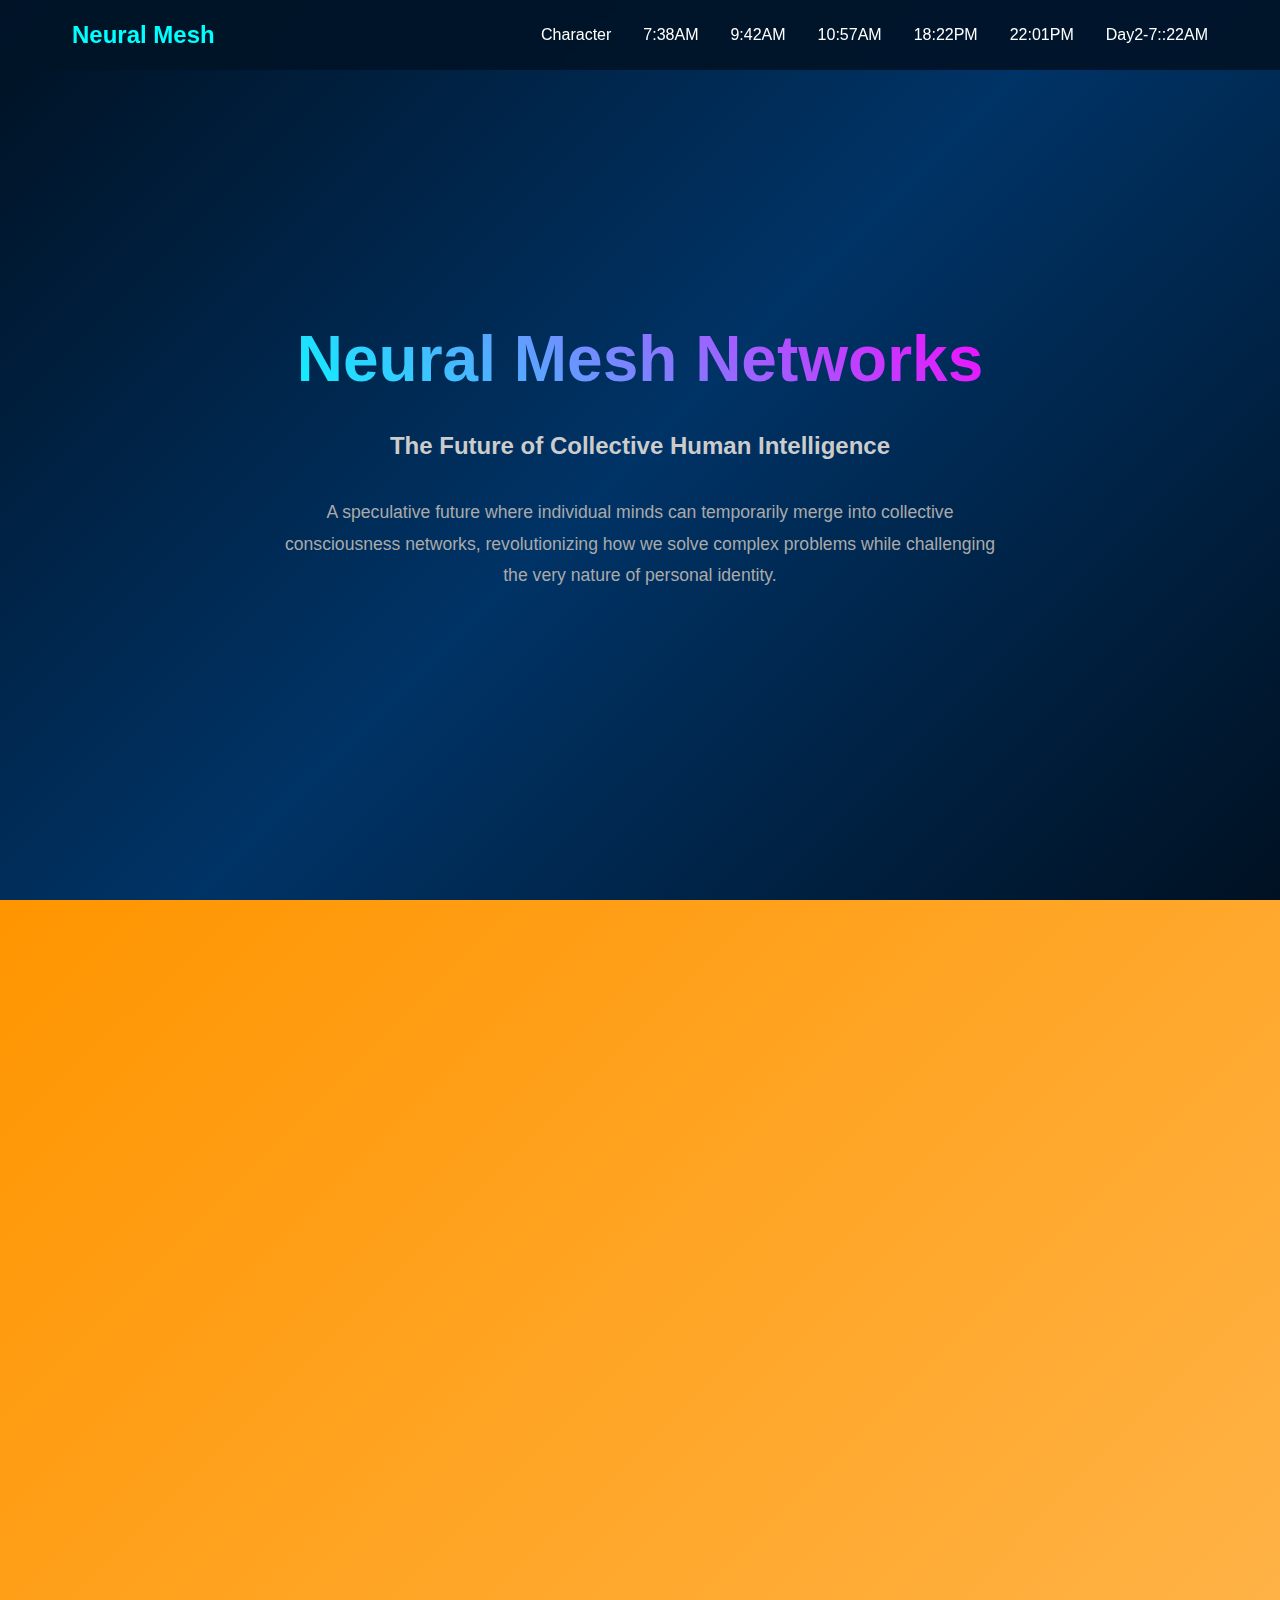
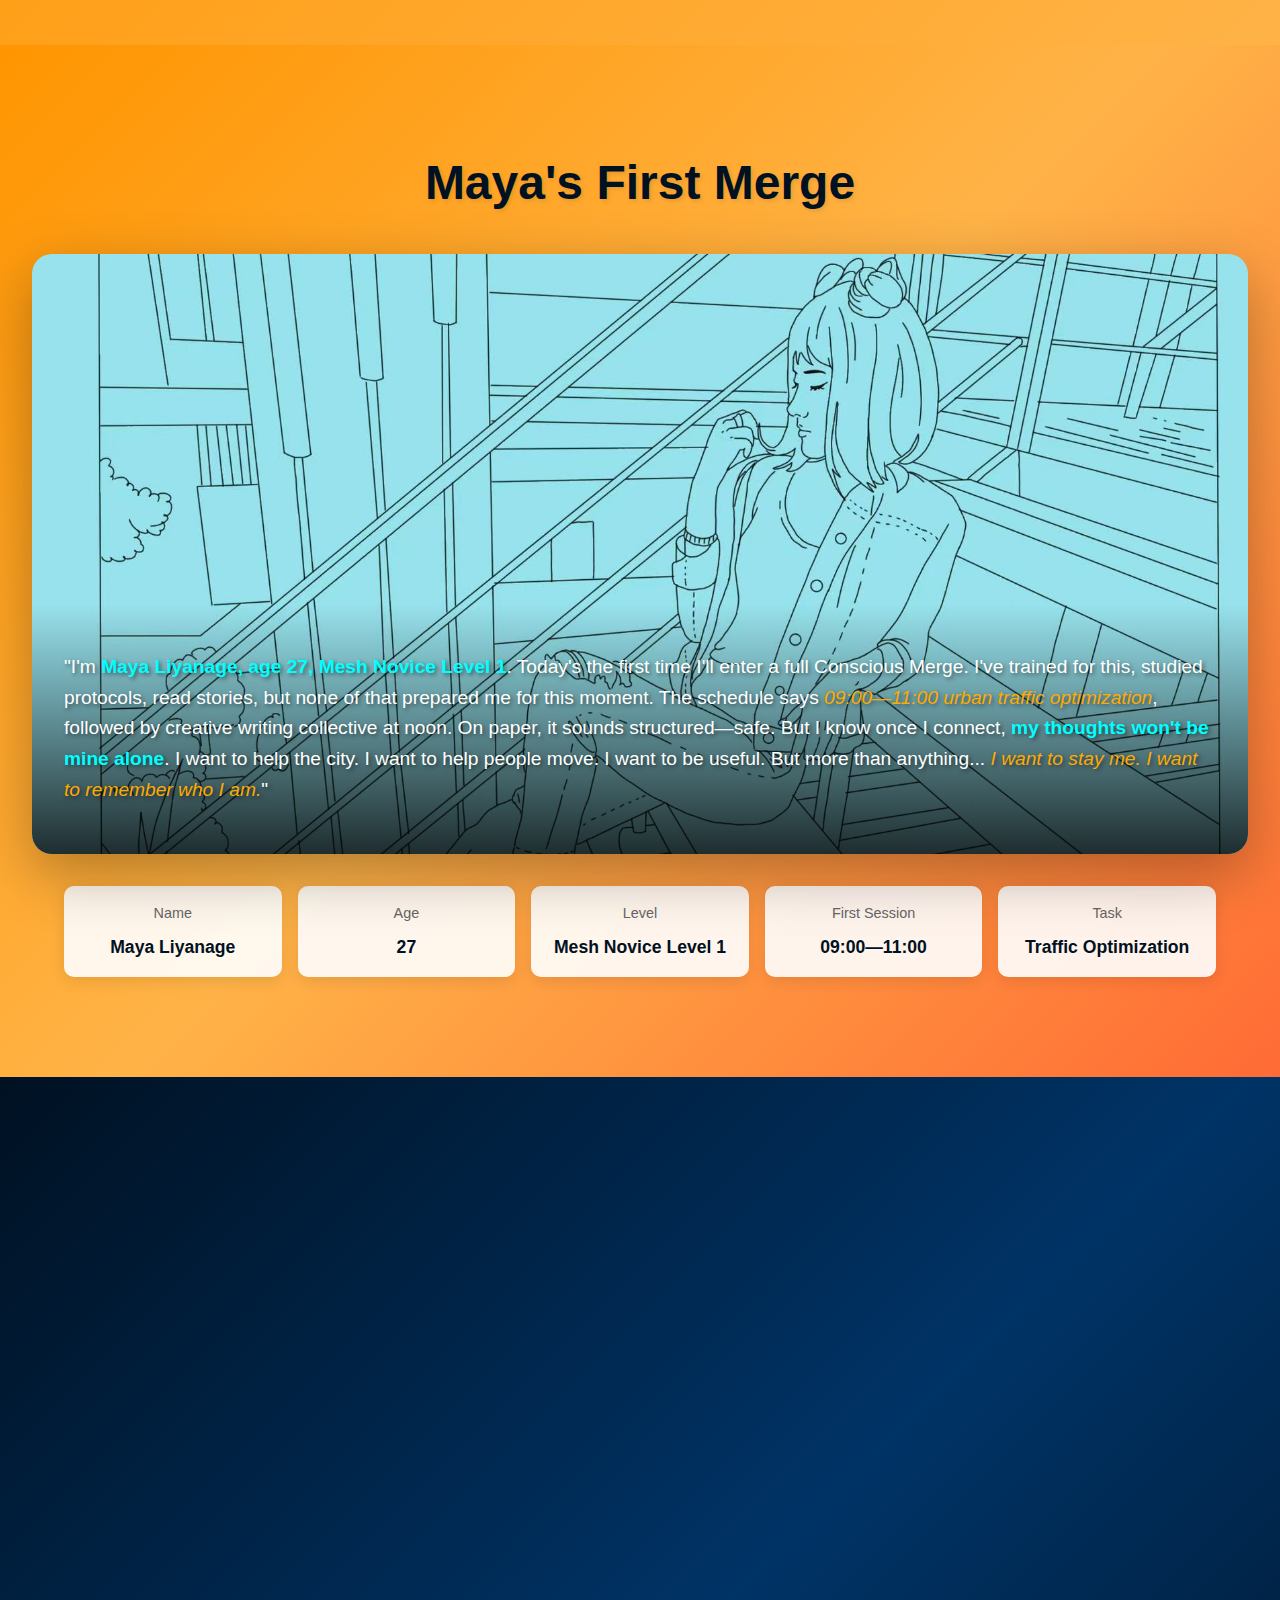
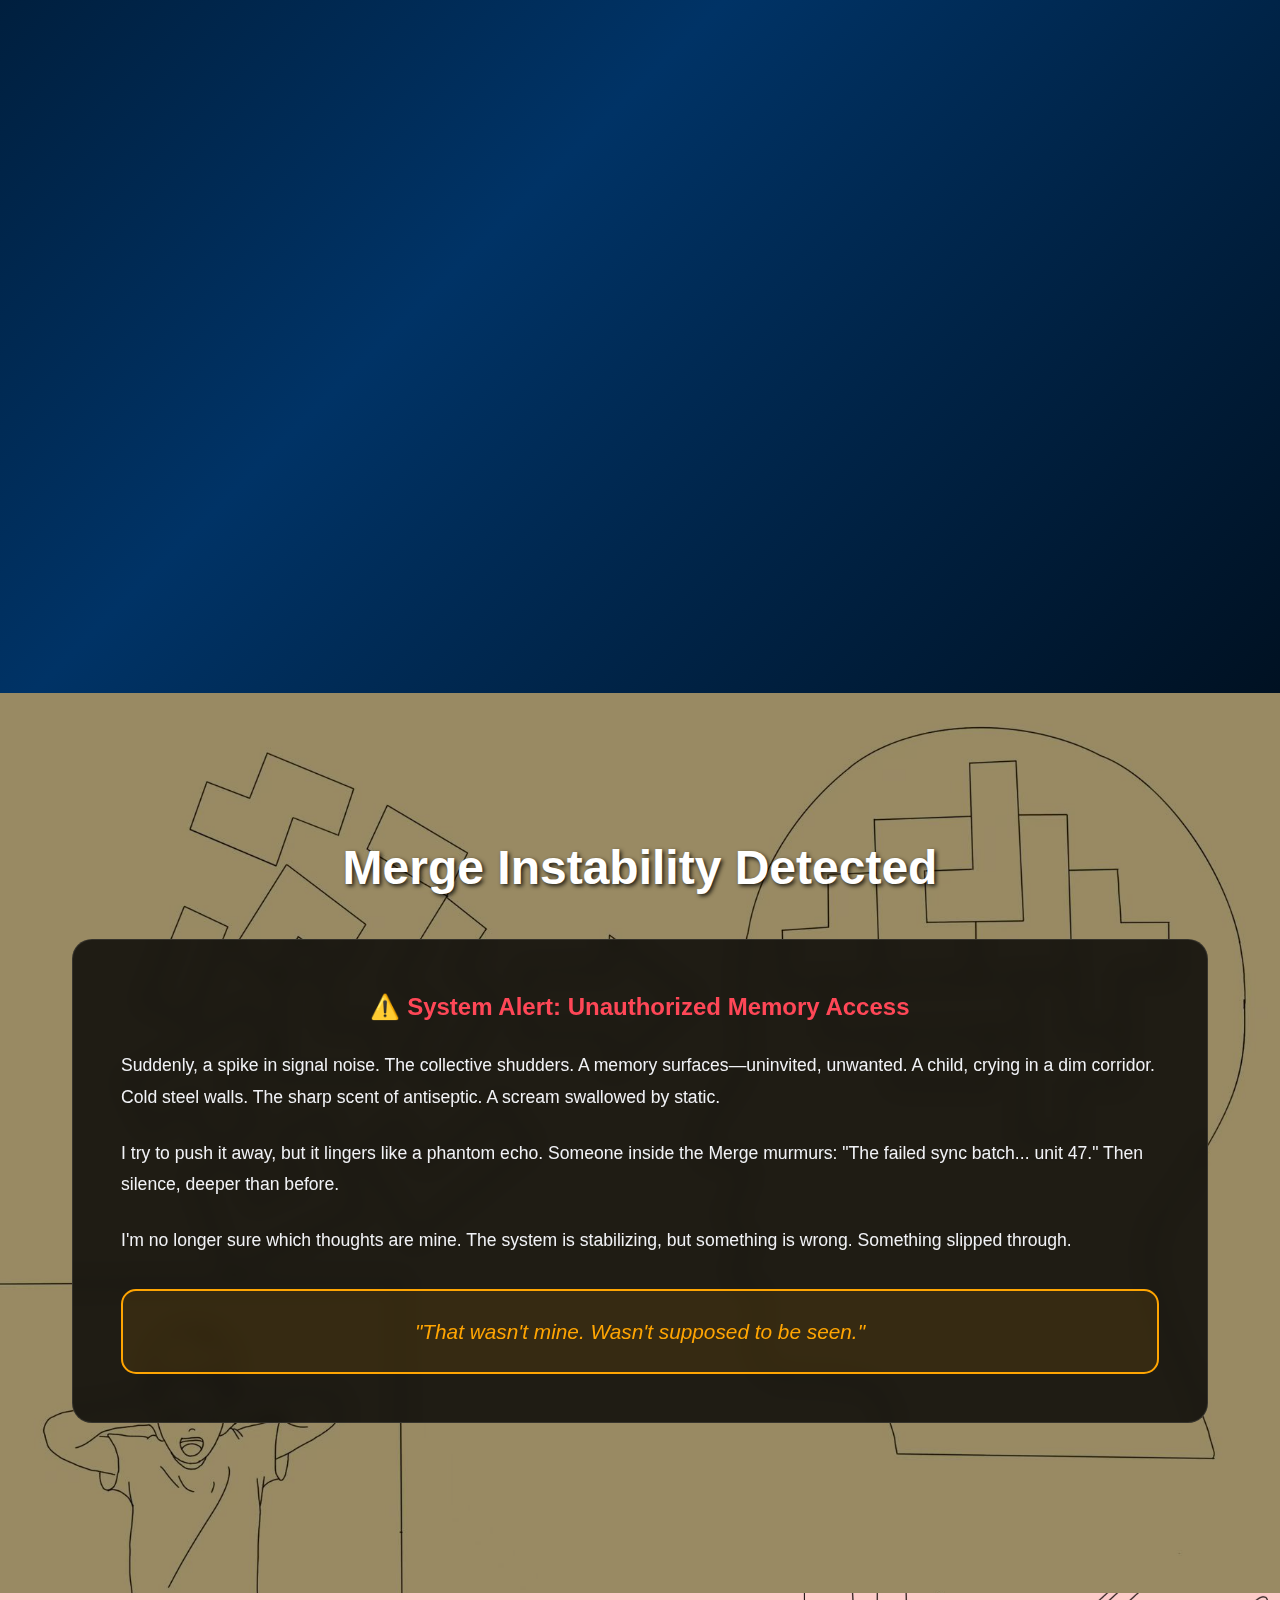
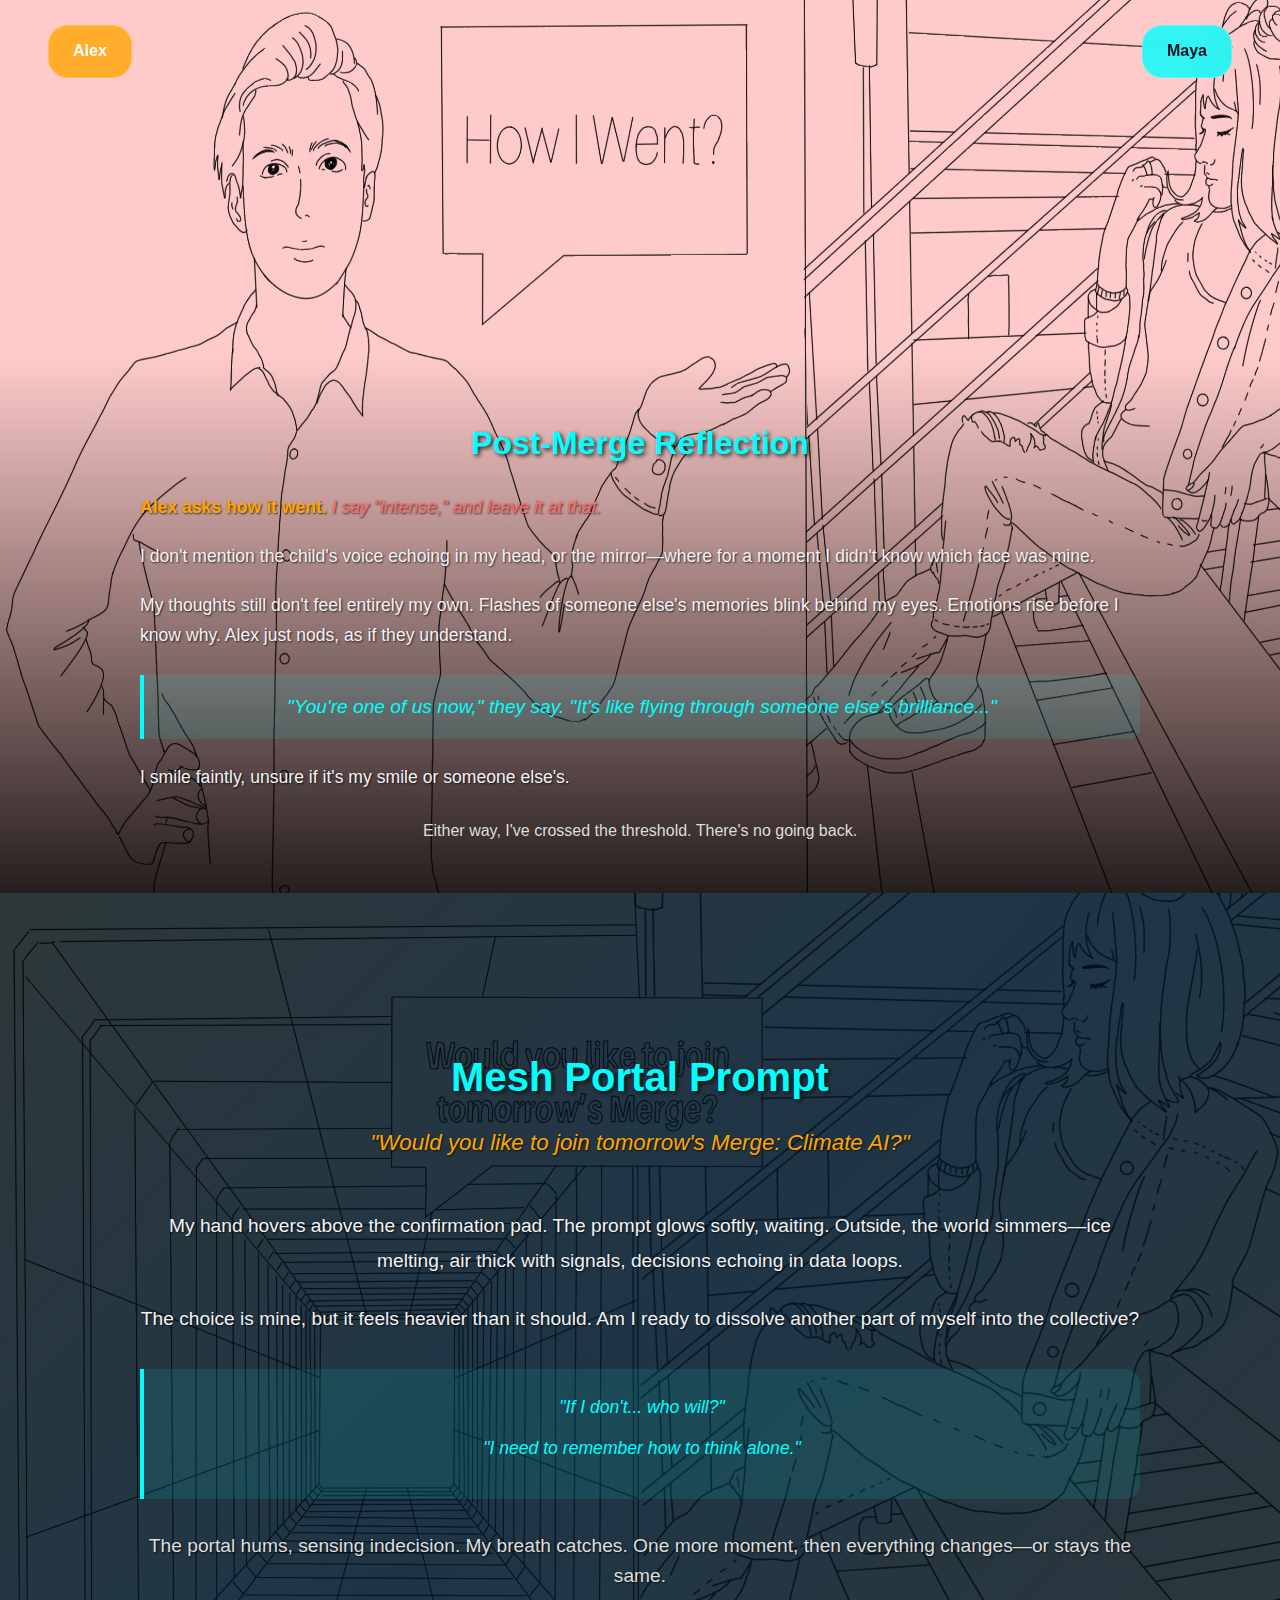
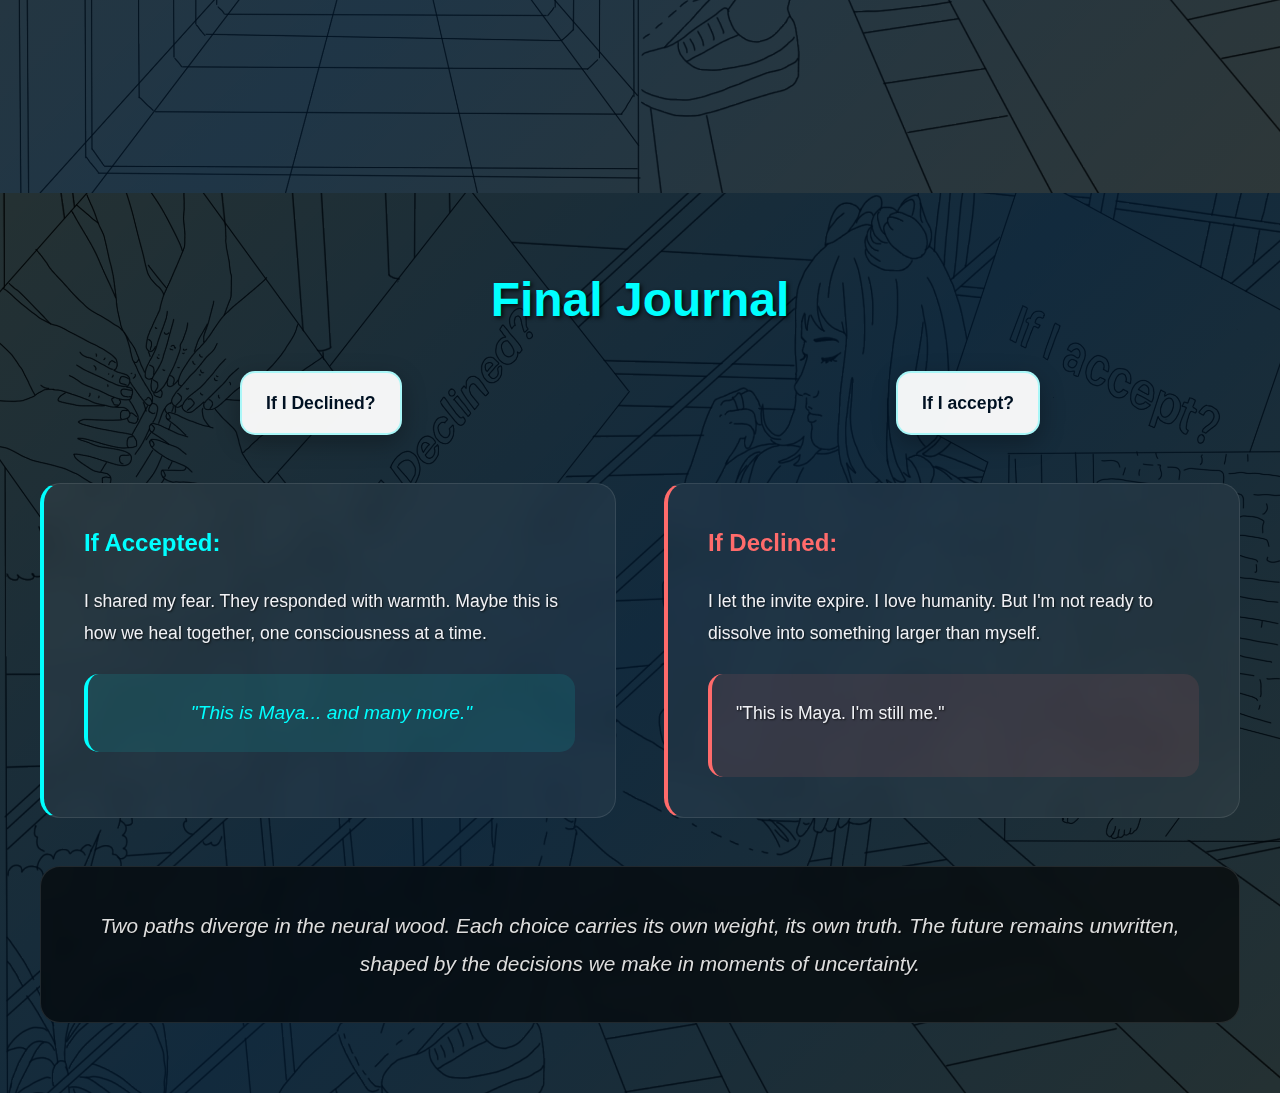
<file: index.html>
<!DOCTYPE html>
<!-- 声明HTML5文档类型 -->
<html lang="zh-CN">
<!-- 设置页面语言为中文 -->
<head>
    <!-- 页面头部开始 -->
    <meta charset="UTF-8">
    <!-- 设置字符编码为UTF-8，支持中文和其他国际字符 -->
    <meta name="viewport" content="width=device-width, initial-scale=1.0">
    <!-- 设置视口，确保页面在移动设备上正确显示 -->
    <title>Neural Mesh Networks</title>
    <!-- 设置页面标题 -->
    <link rel="stylesheet" href="./style.css">
    <!-- 链接外部CSS样式文件 -->
</head>
<body>
    <!-- 页面主体开始 -->
    <nav id="navbar">
        <!-- 导航栏容器 -->
        <div class="nav-container">
            <!-- 导航内容容器 -->
            <a href="#home" class="logo">Neural Mesh</a>
            <!-- 网站Logo，点击回到首页 -->
            <ul class="nav-links">
                <!-- 导航链接列表 -->
                <li><a href="./Character.html">Character</a></li>
                <!-- 角色页面链接 -->
                <li><a href="#donr">7:38AM</a></li>
                <!-- 跳转到Maya的故事部分 -->
                <li><a href="#features">9:42AM</a></li>
                <!-- 跳转到特性展示部分 -->
                <li><a href="#brain">10:57AM</a></li>
                <!-- 跳转到大脑/错误部分 -->
                <li><a href="#PReflection">18:22PM</a></li>
                <!-- 跳转到反思对话部分 -->
                <li><a href="#portal">22:01PM</a></li>
                <!-- 跳转到门户选择部分 -->
                <li><a href="#final-journal">Day2-7::22AM</a></li>
                <!-- 跳转到最终日记部分 -->
            </ul>
        </div>
    </nav>

    <section id="home" class="hero">
        <!-- 首页英雄区域 -->
        <div class="neural-bg" id="neuralBg"></div>
        <!-- 神经网络背景动画容器 -->
        <div class="hero-content fade-in">
            <!-- 英雄区域内容，带淡入动画 -->
            <h1>Neural Mesh Networks</h1>
            <!-- 主标题 -->
            <h2>The Future of Collective Human Intelligence</h2>
            <!-- 副标题 -->
            <p>A speculative future where individual minds can temporarily merge into collective consciousness networks,
                revolutionizing how we solve complex problems while challenging the very nature of personal identity.</p>
            <!-- 项目描述段落 -->
        </div>
    </section>

    <section id="about" class="about">
        <!-- 关于部分 -->
        <div class="container">
            <!-- 内容容器 -->
            <h2 class="section-title fade-in">Neural Mesh</h2>
            <!-- 部分标题，带淡入效果 -->
            <div class="about-content">
                <!-- 关于内容容器 -->
                <div class="about-image fade-in">
                    <!-- 图片区域，带淡入效果 -->
                    <div class="brain-visual"></div>
                    <!-- 大脑视觉效果容器 -->
                </div>
                <div class="about-text fade-in">
                    <!-- 文本区域，带淡入效果 -->
                    <h1>CHAPTER 1-The Neural Mesh Merge Begins</h1>
                    <!-- 章节标题 -->
                    <audio src="./audios/audio1.mp3" controls></audio>
                    <!-- 音频播放器控件 -->
                </div>
            </div>
        </div>
    </section>

    <section id="donr">
        <!-- Maya的第一次合并故事部分 -->
        <div class="neural-particles" id="particleContainer"></div>
        <!-- 神经粒子动画容器 -->
        <div class="maya-story-container">
            <!-- Maya故事内容容器 -->
            <h2 class="maya-story-title">
                <!-- 故事标题 -->
                Maya's First Merge
                <!-- Maya的第一次合并 -->
                <div class="title-glow"></div>
                <!-- 标题发光效果 -->
            </h2>
            <div class="maya-story-content">
                <!-- 故事内容区域 -->
                <div class="maya-image-section">
                    <!-- Maya图片部分 -->
                    <div class="maya-text-overlay">
                        <!-- 文本覆盖层 -->
                        <div class="maya-quote">
                            <!-- Maya的独白 -->
                            "I'm <span class="maya-highlight">Maya Liyanage, age 27, Mesh Novice Level 1</span>. Today's
                            the first time I'll enter a full Conscious Merge. I've trained for this, studied protocols,
                            read stories, but none of that prepared me for this moment. The schedule says <span
                                class="maya-emphasis">09:00—11:00 urban traffic optimization</span>, followed by
                            creative writing collective at noon. On paper, it sounds structured—safe. But I know once I
                            connect, <span class="maya-highlight">my thoughts won't be mine alone</span>. I want to help
                            the city. I want to help people move. I want to be useful. But more than anything... <span
                                class="maya-emphasis">I want to stay me. I want to remember who I am.</span>"
                            <!-- Maya的内心独白，包含高亮和强调的文本 -->
                        </div>
                    </div>
                </div>
            </div>
            <div class="story-details">
                <!-- 故事详情卡片区域 -->
                <div class="detail-card">
                    <!-- 姓名卡片 -->
                    <div class="detail-label">Name</div>
                    <!-- 标签：姓名 -->
                    <div class="detail-value">Maya Liyanage</div>
                    <!-- 值：Maya Liyanage -->
                </div>
                <div class="detail-card">
                    <!-- 年龄卡片 -->
                    <div class="detail-label">Age</div>
                    <!-- 标签：年龄 -->
                    <div class="detail-value">27</div>
                    <!-- 值：27岁 -->
                </div>
                <div class="detail-card">
                    <!-- 等级卡片 -->
                    <div class="detail-label">Level</div>
                    <!-- 标签：等级 -->
                    <div class="detail-value">Mesh Novice Level 1</div>
                    <!-- 值：网格新手1级 -->
                </div>
                <div class="detail-card">
                    <!-- 首次会话卡片 -->
                    <div class="detail-label">First Session</div>
                    <!-- 标签：首次会话 -->
                    <div class="detail-value">09:00—11:00</div>
                    <!-- 值：时间段 -->
                </div>
                <div class="detail-card">
                    <!-- 任务卡片 -->
                    <div class="detail-label">Task</div>
                    <!-- 标签：任务 -->
                    <div class="detail-value">Traffic Optimization</div>
                    <!-- 值：交通优化 -->
                </div>
            </div>
        </div>
    </section>

    <section id="features" class="features">
        <!-- 特性展示部分 -->
        <div class="container">
            <!-- 容器 -->
            <h2 class="section-title fade-in">Maya imagines Neural Mesh like this</h2>
            <!-- 部分标题：Maya想象的神经网格 -->
            <div class="neural-mesh-content">
                <!-- 神经网格内容区域 -->
                <div class="neural-visual-container fade-in">
                    <!-- 神经视觉容器，带淡入效果 -->
                    <div class="neural-sphere">
                        <!-- 神经球体容器 -->
                        <img src="./images/scene2.png" alt="Neural Mesh Network" class="neural-image">
                        <!-- 神经网格图片 -->
                        <div class="orbital-ring ring-1"></div>
                        <!-- 轨道环1 -->
                        <div class="orbital-ring ring-2"></div>
                        <!-- 轨道环2 -->
                        <div class="orbital-ring ring-3"></div>
                        <!-- 轨道环3 -->
                        <div>
                            <!-- 视频容器 -->
                            <video src="./videos/May.mp4" controls></video>
                            <!-- Maya的视频，带播放控件 -->
                        </div>
                    </div>
                    <div class="floating-ui maya-button">
                        <!-- 浮动UI按钮 -->
                        Maya imagines Neural Mesh like this
                        <!-- 按钮文本 -->
                    </div>
                    <div class="floating-ui brains-text">
                        <!-- 浮动UI文本 -->
                        Brains merging
                        <!-- 大脑合并文本 -->
                    </div>
                </div>
                <div class="consciousness-content-box fade-in">
                    <!-- 意识内容盒子，带淡入效果 -->
                    <h3 class="consciousness-title">In-Merge Consciousness</h3>
                    <!-- 合并中的意识标题 -->
                    <div class="consciousness-description">
                        <!-- 意识描述区域 -->
                        <p class="highlight-text">Twelve voices. One mind.</p>
                        <!-- 高亮文本：12个声音，一个心智 -->
                        <p>It's like walking into a warm ocean of thought, where the currents carry memories you never
                            lived, emotions you never felt.</p>
                        <!-- 描述合并体验的段落 -->
                        <p>There's no boundary—just pure cognition, endlessly shared. It's overwhelming at first, like
                            dreaming someone else's life while wide awake.</p>
                        <!-- 继续描述体验 -->
                        <p>But then, something clicks. Patterns align. Decisions emerge. Together, we form a single,
                            elegant problem-solving organism. I can sense others adapting to me, just as I adapt to
                            them.</p>
                        <!-- 描述适应过程 -->
                    </div>
                    <div class="quote-section">
                        <!-- 引用部分 -->
                        <p class="quote-line">"Try rerouting northbound..."</p>
                        <!-- 引用行1 -->
                        <p class="quote-line">"Maya's pattern fits..."</p>
                        <!-- 引用行2 -->
                        <p class="quote-line">"Her empathy sharpens our model."</p>
                        <!-- 引用行3 -->
                    </div>
                </div>
            </div>
        </div>
    </section>

    <section id="brain">
        <!-- 大脑/系统错误部分 -->
        <div class="brain-container">
            <!-- 大脑容器 -->
            <h2 class="brain-title">Merge Instability Detected</h2>
            <!-- 标题：检测到合并不稳定 -->
            <div class="error-message">
                <!-- 错误消息容器 -->
                <div class="error-title">⚠️ System Alert: Unauthorized Memory Access</div>
                <!-- 错误标题：系统警告：未授权内存访问 -->
                <div class="error-text">
                    <!-- 错误文本1 -->
                    Suddenly, a spike in signal noise. The collective shudders. A memory surfaces—uninvited, unwanted. A child, crying in a dim corridor. Cold steel walls. The sharp scent of antiseptic. A scream swallowed by static.
                </div>
                <div class="error-text">
                    <!-- 错误文本2 -->
                    I try to push it away, but it lingers like a phantom echo. Someone inside the Merge murmurs: "The failed sync batch... unit 47." Then silence, deeper than before.
                </div>
                <div class="error-text">
                    <!-- 错误文本3 -->
                    I'm no longer sure which thoughts are mine. The system is stabilizing, but something is wrong. Something slipped through.
                </div>
                <div class="error-quote">
                    <!-- 错误引用 -->
                    "That wasn't mine. Wasn't supposed to be seen."
                </div>
            </div>
        </div>
    </section>

    <section class="exchange" id="PReflection">
        <!-- 交流反思部分 -->
        <div class="exchange-container">
            <!-- 交流容器 -->
            <div class="character-indicators">
                <!-- 角色指示器 -->
                <div class="character-tag alex-tag">Alex</div>
                <!-- Alex角色标签 -->
                <div class="character-tag maya-tag">Maya</div>
                <!-- Maya角色标签 -->
            </div>
            <div class="dialogue-overlay">
                <!-- 对话覆盖层 -->
                <h2 class="dialogue-title">Post-Merge Reflection</h2>
                <!-- 对话标题：合并后反思 -->
                <div class="dialogue-content">
                    <!-- 对话内容 -->
                    <p class="dialogue-text">
                        <!-- 对话文本段落 -->
                        <span class="dialogue-question">Alex asks how it went.</span> 
                        <!-- Alex询问情况如何 -->
                        <span class="dialogue-response">I say "intense," and leave it at that.</span>
                        <!-- Maya回答"强烈"，就此结束 -->
                    </p>
                    <p class="dialogue-text">
                        <!-- 对话文本段落 -->
                        I don't mention the child's voice echoing in my head, or the mirror—where for a moment I didn't know which face was mine.
                        <!-- Maya没有提及孩子的声音或镜子中的困惑 -->
                    </p>
                    <p class="dialogue-text">
                        <!-- 对话文本段落 -->
                        My thoughts still don't feel entirely my own. Flashes of someone else's memories blink behind my eyes. Emotions rise before I know why. Alex just nods, as if they understand.
                        <!-- 描述Maya思维的困扰 -->
                    </p>
                    <div class="dialogue-quote">
                        <!-- 对话引用 -->
                        "You're one of us now," they say. "It's like flying through someone else's brilliance..."
                        <!-- Alex的话 -->
                    </div>
                    <p class="dialogue-text">
                        <!-- 对话文本段落 -->
                        I smile faintly, unsure if it's my smile or someone else's.
                        <!-- Maya不确定微笑是否属于自己 -->
                    </p>
                    <p class="dialogue-reflection">
                        <!-- 对话反思 -->
                        Either way, I've crossed the threshold. There's no going back.
                        <!-- 无论如何，已经跨越了门槛 -->
                    </p>
                </div>
            </div>
        </div>
    </section>

    <section id="portal" class="portal-section">
        <!-- 门户部分 -->
        <div class="portal-container">
            <!-- 门户容器 -->
            <div class="portal-prompt-overlay">
                <!-- 门户提示覆盖层 -->
                <div class="portal-content">
                    <!-- 门户内容 -->
                    <div class="portal-header">
                        <!-- 门户头部 -->
                        <h2 class="portal-title">Mesh Portal Prompt</h2>
                        <!-- 门户标题 -->
                        <p class="portal-subtitle">"Would you like to join tomorrow's Merge: Climate AI?"</p>
                        <!-- 门户副标题：邀请参加明天的气候AI合并 -->
                    </div>
                    
                    <div class="portal-narrative">
                        <!-- 门户叙述 -->
                        <p class="narrative-text">
                            <!-- 叙述文本 -->
                            My hand hovers above the confirmation pad. The prompt glows softly, waiting. Outside, the world simmers—ice melting, air thick with signals, decisions echoing in data loops.
                            <!-- 描述Maya面临选择的情景 -->
                        </p>
                        
                        <p class="narrative-text">
                            <!-- 叙述文本 -->
                            The choice is mine, but it feels heavier than it should. Am I ready to dissolve another part of myself into the collective?
                            <!-- 描述选择的重量感 -->
                        </p>
                        
                        <div class="inner-thoughts">
                            <!-- 内心思考 -->
                            <p class="thought-line">"If I don't... who will?"</p>
                            <!-- 思考：如果我不参与，谁会？ -->
                            <p class="thought-line">"I need to remember how to think alone."</p>
                            <!-- 思考：我需要记住如何独自思考 -->
                        </div>
                        
                        <p class="narrative-conclusion">
                            <!-- 叙述结论 -->
                            The portal hums, sensing indecision. My breath catches. One more moment, then everything changes—or stays the same.
                            <!-- 描述最后的犹豫时刻 -->
                        </p>
                    </div>
                </div>
            </div>
        </div>
    </section>

    <section id="final-journal" class="final-journal-section">
        <!-- 最终日记部分 -->
        <div class="journal-container">
            <!-- 日记容器 -->
            <div class="journal-overlay">
                <!-- 日记覆盖层 -->
                <div class="journal-header">
                    <!-- 日记头部 -->
                    <h2 class="journal-title">Final Journal</h2>
                    <!-- 日记标题 -->
                    <div class="choice-questions">
                        <!-- 选择问题 -->
                        <div class="question-bubble left-question">
                            <!-- 左侧问题气泡 -->
                            <span>If I Declined?</span>
                            <!-- 如果我拒绝？ -->
                        </div>
                        <div class="question-bubble right-question">
                            <!-- 右侧问题气泡 -->
                            <span>If I accept?</span>
                            <!-- 如果我接受？ -->
                        </div>
                    </div>
                </div>
                
                <div class="journal-content">
                    <!-- 日记内容 -->
                    <div class="choice-outcomes">
                        <!-- 选择结果 -->
                        <div class="outcome-card accept-outcome">
                            <!-- 接受结果卡片 -->
                            <div class="outcome-header">
                                <!-- 结果头部 -->
                                <h3>If Accepted:</h3>
                                <!-- 如果接受： -->
                            </div>
                            <div class="outcome-text">
                                <!-- 结果文本 -->
                                <p>I shared my fear. They responded with warmth. Maybe this is how we heal together, one consciousness at a time.</p>
                                <!-- 接受的结果描述 -->
                                <div class="outcome-quote">
                                    <!-- 结果引用 -->
                                    <em>"This is Maya... and many more."</em>
                                    <!-- 引用：这是Maya...还有更多 -->
                                </div>
                            </div>
                        </div>
                        
                        <div class="outcome-card decline-outcome">
                            <!-- 拒绝结果卡片 -->
                            <div class="outcome-header">
                                <!-- 结果头部 -->
                                <h3>If Declined:</h3>
                                <!-- 如果拒绝： -->
                            </div>
                            <div class="outcome-text">
                                <!-- 结果文本 -->
                                <p>I let the invite expire. I love humanity. But I'm not ready to dissolve into something larger than myself.</p>
                                <!-- 拒绝的结果描述 -->
                                <div class="outcome-quote">
                                    <!-- 结果引用 -->
                                    <p>"This is Maya. I'm still me."</p>
                                    <!-- 引用：这是Maya，我仍然是我 -->
                                </div>
                            </div>
                        </div>
                    </div>
                    
                    <div class="journal-reflection">
                        <!-- 日记反思 -->
                        <p class="reflection-text">
                            <!-- 反思文本 -->
                            Two paths diverge in the neural wood. Each choice carries its own weight, its own truth. 
                            The future remains unwritten, shaped by the decisions we make in moments of uncertainty.
                            <!-- 关于两条路径的诗意反思 -->
                        </p>
                    </div>
                </div>
            </div>
        </div>
    </section>

    <script src="./script.js"></script>
    <!-- 链接JavaScript脚本文件 -->
</body>
</html>
</file>
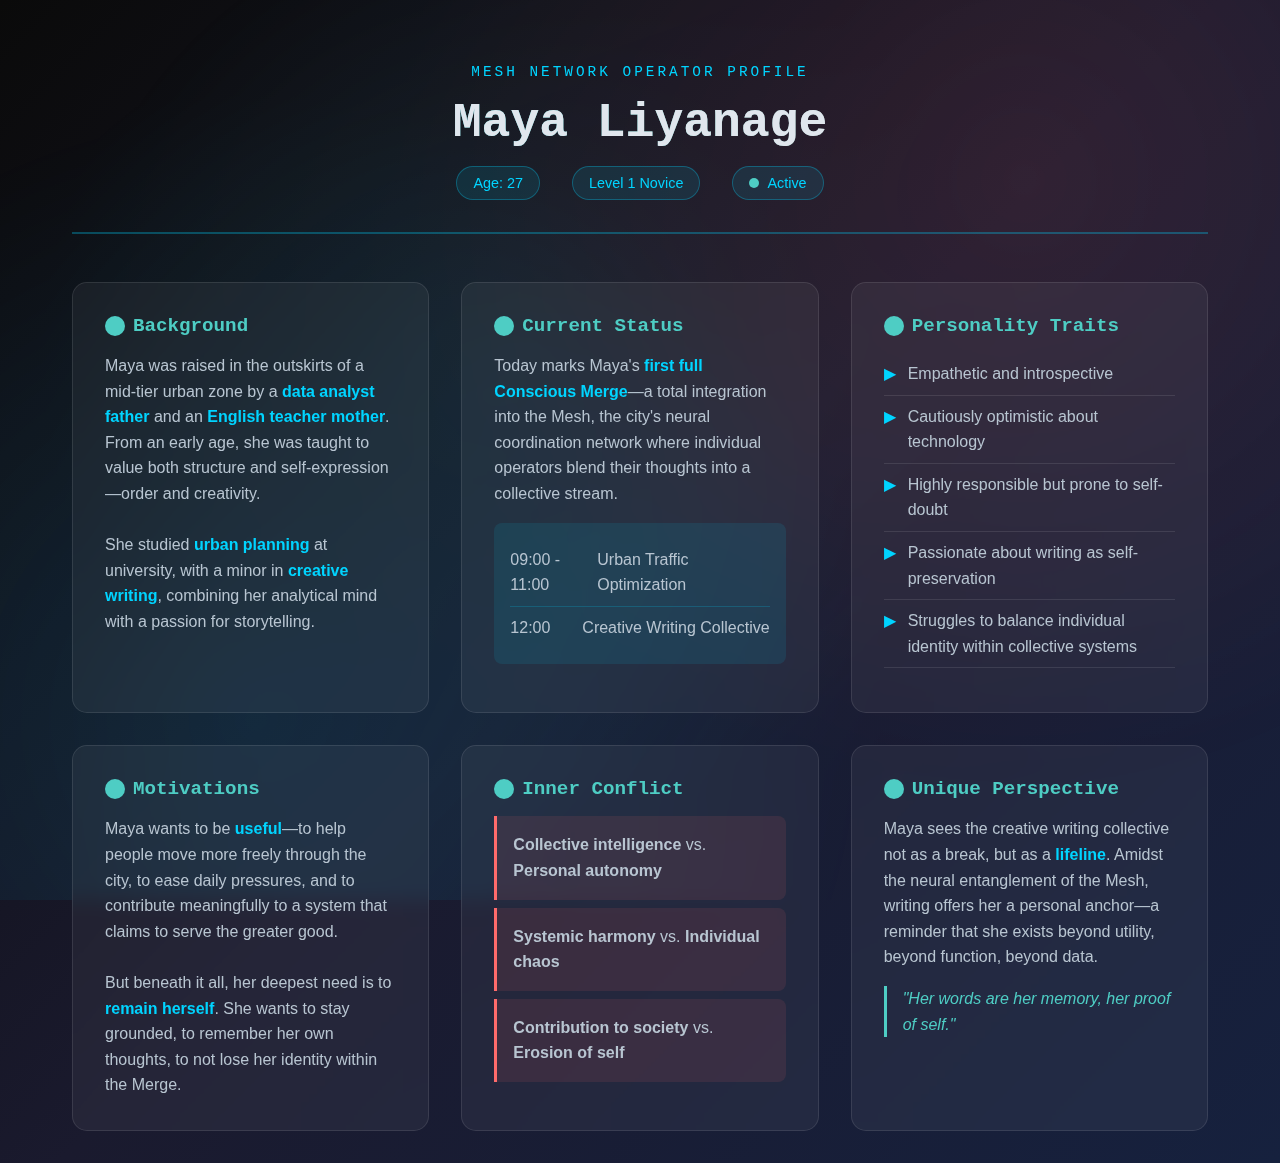
<file: Character.html>
<!DOCTYPE html>
<html lang="en">
<head>
    <meta charset="UTF-8">
    <meta name="viewport" content="width=device-width, initial-scale=1.0">
    <title>Maya Liyanage - Mesh Operator Profile</title>
    <style>
        * {
            margin: 0;
            padding: 0;
            box-sizing: border-box;
        }
        
        body {
            font-family: 'Inter', sans-serif;
            background: linear-gradient(135deg, #0a0a0a 0%, #1a1a2e 50%, #16213e 100%);
            color: #e0e6ed;
            min-height: 100vh;
            overflow-x: hidden;
        }
        
        .neural-bg {
            position: fixed;
            top: 0;
            left: 0;
            width: 100%;
            height: 100%;
            opacity: 0.1;
            background-image: 
                radial-gradient(circle at 20% 80%, #00d4ff 0%, transparent 50%),
                radial-gradient(circle at 80% 20%, #ff6b6b 0%, transparent 50%),
                radial-gradient(circle at 40% 40%, #4ecdc4 0%, transparent 50%);
            z-index: -1;
        }
        
        .container {
            max-width: 1200px;
            margin: 0 auto;
            padding: 2rem;
            position: relative;
            z-index: 1;
        }
        
        .header {
            text-align: center;
            margin-bottom: 3rem;
            padding: 2rem 0;
            border-bottom: 2px solid rgba(0, 212, 255, 0.3);
        }
        
        .mesh-title {
            font-family: 'Orbitron', monospace;
            font-size: 0.9rem;
            color: #00d4ff;
            letter-spacing: 3px;
            margin-bottom: 1rem;
            text-transform: uppercase;
        }
        
        .name {
            font-family: 'Orbitron', monospace;
            font-size: 3rem;
            font-weight: 900;
            background: linear-gradient(45deg, #00d4ff, #4ecdc4, #ff6b6b);
            background-clip: text;
   
            margin-bottom: 0.5rem;
        }
        
        .role-info {
            display: flex;
            justify-content: center;
            gap: 2rem;
            margin-top: 1rem;
            flex-wrap: wrap;
        }
        
        .info-chip {
            background: rgba(0, 212, 255, 0.1);
            border: 1px solid rgba(0, 212, 255, 0.3);
            padding: 0.5rem 1rem;
            border-radius: 20px;
            font-size: 0.9rem;
            color: #00d4ff;
        }
        
        .content-grid {
            display: grid;
            grid-template-columns: repeat(auto-fit, minmax(350px, 1fr));
            gap: 2rem;
            margin-top: 2rem;
        }
        
        .section {
            background: rgba(255, 255, 255, 0.05);
            border: 1px solid rgba(255, 255, 255, 0.1);
            border-radius: 15px;
            padding: 2rem;
            backdrop-filter: blur(10px);
            transition: transform 0.3s ease, box-shadow 0.3s ease;
        }
        
        .section:hover {
            transform: translateY(-5px);
            box-shadow: 0 10px 30px rgba(0, 212, 255, 0.2);
        }
        
        .section-title {
            font-family: 'Orbitron', monospace;
            font-size: 1.2rem;
            color: #4ecdc4;
            margin-bottom: 1rem;
            display: flex;
            align-items: center;
            gap: 0.5rem;
        }
        
        .section-icon {
            width: 20px;
            height: 20px;
            background: #4ecdc4;
            border-radius: 50%;
            display: inline-block;
        }
        
        .section-content {
            line-height: 1.6;
            color: #b8c5d1;
        }
        
        .trait-list {
            list-style: none;
            padding: 0;
        }
        
        .trait-list li {
            padding: 0.5rem 0;
            border-bottom: 1px solid rgba(255, 255, 255, 0.1);
            position: relative;
            padding-left: 1.5rem;
        }
        
        .trait-list li:before {
            content: "▶";
            position: absolute;
            left: 0;
            color: #00d4ff;
        }
        
        .conflict-item {
            background: rgba(255, 107, 107, 0.1);
            border-left: 3px solid #ff6b6b;
            padding: 1rem;
            margin: 0.5rem 0;
            border-radius: 0 8px 8px 0;
        }
        
        .highlight {
            color: #00d4ff;
            font-weight: 600;
        }
        
        .quote {
            font-style: italic;
            color: #4ecdc4;
            border-left: 3px solid #4ecdc4;
            padding-left: 1rem;
            margin: 1rem 0;
        }
        
        .status-indicator {
            display: inline-block;
            width: 10px;
            height: 10px;
            background: #4ecdc4;
            border-radius: 50%;
            margin-right: 0.5rem;
            animation: pulse 2s infinite;
        }
        
        @keyframes pulse {
            0% { opacity: 1; }
            50% { opacity: 0.5; }
            100% { opacity: 1; }
        }
        
        .schedule {
            background: rgba(0, 212, 255, 0.1);
            border-radius: 8px;
            padding: 1rem;
            margin: 1rem 0;
        }
        
        .schedule-item {
            display: flex;
            justify-content: space-between;
            padding: 0.5rem 0;
            border-bottom: 1px solid rgba(0, 212, 255, 0.2);
        }
        
        .schedule-item:last-child {
            border-bottom: none;
        }
        
        @media (max-width: 768px) {
            .name {
                font-size: 2rem;
            }
            
            .role-info {
                flex-direction: column;
                align-items: center;
            }
            
            .content-grid {
                grid-template-columns: 1fr;
            }
            
            .container {
                padding: 1rem;
            }
        }
    </style>
</head>
<body>
    <div class="neural-bg"></div>
    
    <div class="container">
        <header class="header">
            <div class="mesh-title">Mesh Network Operator Profile</div>
            <h1 class="name">Maya Liyanage</h1>
            <div class="role-info">
                <div class="info-chip">Age: 27</div>
                <div class="info-chip">Level 1 Novice</div>
                <div class="info-chip"><span class="status-indicator"></span>Active</div>
            </div>
        </header>
        
        <div class="content-grid">
            <section class="section">
                <h2 class="section-title">
                    <span class="section-icon"></span>
                    Background
                </h2>
                <div class="section-content">
                    <p>Maya was raised in the outskirts of a mid-tier urban zone by a <span class="highlight">data analyst father</span> and an <span class="highlight">English teacher mother</span>. From an early age, she was taught to value both structure and self-expression—order and creativity.</p>
                    <br>
                    <p>She studied <span class="highlight">urban planning</span> at university, with a minor in <span class="highlight">creative writing</span>, combining her analytical mind with a passion for storytelling.</p>
                </div>
            </section>
            
            <section class="section">
                <h2 class="section-title">
                    <span class="section-icon"></span>
                    Current Status
                </h2>
                <div class="section-content">
                    <p>Today marks Maya's <span class="highlight">first full Conscious Merge</span>—a total integration into the Mesh, the city's neural coordination network where individual operators blend their thoughts into a collective stream.</p>
                    
                    <div class="schedule">
                        <div class="schedule-item">
                            <span>09:00 - 11:00</span>
                            <span>Urban Traffic Optimization</span>
                        </div>
                        <div class="schedule-item">
                            <span>12:00</span>
                            <span>Creative Writing Collective</span>
                        </div>
                    </div>
                </div>
            </section>
            
            <section class="section">
                <h2 class="section-title">
                    <span class="section-icon"></span>
                    Personality Traits
                </h2>
                <div class="section-content">
                    <ul class="trait-list">
                        <li>Empathetic and introspective</li>
                        <li>Cautiously optimistic about technology</li>
                        <li>Highly responsible but prone to self-doubt</li>
                        <li>Passionate about writing as self-preservation</li>
                        <li>Struggles to balance individual identity within collective systems</li>
                    </ul>
                </div>
            </section>
            
            <section class="section">
                <h2 class="section-title">
                    <span class="section-icon"></span>
                    Motivations
                </h2>
                <div class="section-content">
                    <p>Maya wants to be <span class="highlight">useful</span>—to help people move more freely through the city, to ease daily pressures, and to contribute meaningfully to a system that claims to serve the greater good.</p>
                    <br>
                    <p>But beneath it all, her deepest need is to <span class="highlight">remain herself</span>. She wants to stay grounded, to remember her own thoughts, to not lose her identity within the Merge.</p>
                </div>
            </section>
            
            <section class="section">
                <h2 class="section-title">
                    <span class="section-icon"></span>
                    Inner Conflict
                </h2>
                <div class="section-content">
                    <div class="conflict-item">
                        <strong>Collective intelligence</strong> vs. <strong>Personal autonomy</strong>
                    </div>
                    <div class="conflict-item">
                        <strong>Systemic harmony</strong> vs. <strong>Individual chaos</strong>
                    </div>
                    <div class="conflict-item">
                        <strong>Contribution to society</strong> vs. <strong>Erosion of self</strong>
                    </div>
                </div>
            </section>
            
            <section class="section">
                <h2 class="section-title">
                    <span class="section-icon"></span>
                    Unique Perspective
                </h2>
                <div class="section-content">
                    <p>Maya sees the creative writing collective not as a break, but as a <span class="highlight">lifeline</span>. Amidst the neural entanglement of the Mesh, writing offers her a personal anchor—a reminder that she exists beyond utility, beyond function, beyond data.</p>
                    
                    <div class="quote">
                        "Her words are her memory, her proof of self."
                    </div>
                </div>
            </section>
        </div>
    </div>
</body>
</html>
</file>
<file: style.css>
* {
  margin: 0; 
  padding: 0; 
  box-sizing: border-box; 
}

body {
  font-family: "Arial", sans-serif; 
  line-height: 1.6; 
  color: #fff; 
  overflow-x: hidden; 
}

.fi-container {
  width: 100%; 
  height: 400px; 
  background: white; 
  position: relative; 
  overflow: hidden; 
}

.fi-image-wrapper {
  position: absolute; 
  width: 30%;
  height: 45%; 
  cursor: pointer; 
  transition: transform 0.3s ease; 
  border-radius: 8px; 
  overflow: hidden; 
  box-shadow: 0 4px 15px rgba(0, 0, 0, 0.1); 
}

nav {
  position: fixed; 
  top: 0; 
  width: 100%; 
  background: rgba(0, 20, 40, 0.95); 
  backdrop-filter: blur(10px);
  z-index: 1000; 
  padding: 1rem 0; 
  transition: all 0.3s ease; 
}

nav.scrolled {
  background: rgba(0, 20, 40, 0.98); 
  box-shadow: 0 2px 20px rgba(0, 255, 255, 0.1); 
}

.nav-container {
  max-width: 1200px;
  margin: 0 auto; 
  display: flex; 
  justify-content: space-between;
  align-items: center; 
  padding: 0 2rem; 
}

.logo {
  font-size: 1.5rem; 
  font-weight: bold; 
  color: #00ffff; 
  text-decoration: none; 
}

.nav-links {
  display: flex; 
  list-style: none; 
  gap: 2rem; 
}

.nav-links a {
  color: #fff; 
  text-decoration: none; 
  transition: color 0.3s ease; 
  cursor: pointer; 
}

.nav-links a:hover {
  color: #00ffff; 
}

.hero {
  height: 100vh; 
  background: linear-gradient(135deg, #001122 0%, #003366 50%, #001122 100%); 
  display: flex; 
  align-items: center; 
  justify-content: center; 
  position: relative; 
  overflow: hidden; 
}

.hero-content {
  text-align: center; 
  z-index: 2; 
  max-width: 800px; 
  padding: 0 2rem; 
}

.hero h1 {
  font-size: 4rem; 
  margin-bottom: 1rem; 
  background: linear-gradient(45deg, #00ffff, #ff00ff); 
  -webkit-background-clip: text; 
  -webkit-text-fill-color: transparent; 
  background-clip: text; 
}

.hero h2 {
  font-size: 1.5rem; 
  margin-bottom: 2rem; 
  color: #cccccc; 
}

.hero p {
  font-size: 1.1rem; 
  line-height: 1.8; 
  color: #aaaaaa; 
}

.neural-bg {
  position: absolute; 
  top: 0; 
  left: 0; 
  width: 100%; 
  height: 100%; 
  opacity: 0.3;
}

.node {
  position: absolute; 
  width: 4px; 
  height: 4px; 
  background: #00ffff; 
  border-radius: 50%; 
  box-shadow: 0 0 10px #00ffff; 
  animation: pulse 2s ease-in-out infinite;
}

.about {
  padding: 60px 0; 
  background: linear-gradient(135deg, #ff9500 0%, #ffb347 100%); 
  color: #333; 
}

.container {
  max-width: 1200px; 
  margin: 0 auto; 
  padding: 0 2rem; 
}

.section-title {
  font-size: 3rem; 
  text-align: center; 
  margin-bottom: 3rem; 
  color: #333; 
}

.about-content {
  display: flex; 
  align-items: center; 
  gap: 3rem; 
}

.about-image {
  width: 100%; 
  display: flex; 
  justify-content: center; 
  align-items: center; 
}

.brain-visual {
  width: 600px; 
  height: 500px; 
  background: url("./images/scene.png"); 
  border-radius: 20px; 
  box-shadow: 0 20px 40px rgba(0, 0, 0, 0.2); 
  position: relative; 
  background-size: 100% 100%; 
}

.about-text {
  max-width: 800px; 
  text-align: center; 
}

.about-text p {
  font-size: 1.2rem; 
  line-height: 1.8; 
  margin-bottom: 1.5rem; 
}

.features {
  padding: 100px 0; 
  min-height: 800px; 
  background: linear-gradient(135deg, #001122 0%, #003366 50%, #001122 100%); 
  position: relative; 
  overflow: hidden;
}

.features .section-title {
  color: #00ffff; 
  margin-bottom: 4rem; 
}

.neural-mesh-content {
  display: grid; 
  grid-template-columns: 1fr 1fr; 
  gap: 4rem; 
  align-items: center; 
  margin-bottom: 4rem; 
}

.neural-visual-container {
  position: relative; 
  display: flex; 
  justify-content: center; 
  align-items: center; 
}

.neural-sphere {
  position: relative; 
  width: 400px; 
  height: 400px; 
}

.neural-image {
  width: 100%;
  height: 100%; 
  object-fit: contain; 
  filter: drop-shadow(0 0 20px rgba(0, 255, 255, 0.3)); 
}

.orbital-ring {
  position: absolute;
  border: 2px solid rgba(0, 255, 255, 0.3); 
  border-radius: 50%; 
  animation: rotate 20s linear infinite; 
}

.ring-1 {
  top: -10px; 
  left: -10px; 
  right: -10px; 
  bottom: -10px; 
}

.ring-2 {
  top: -20px; 
  left: -20px; 
  right: -20px; 
  bottom: -20px; 
  border-color: rgba(255, 0, 255, 0.2); 
  animation-direction: reverse; 
}

.ring-3 {
  top: -30px; 
  left: -30px; 
  right: -30px; 
  bottom: -30px; 
  border-color: rgba(0, 255, 255, 0.1); 
}

.floating-ui {
  position: absolute; 
  padding: 0.5rem 1rem; 
  border-radius: 8px; 
  font-size: 0.9rem; 
  font-weight: 500; 
  box-shadow: 0 4px 15px rgba(0, 0, 0, 0.3); 
}

.maya-button {
  top: -20px; 
  right: -20px; 
  background: #00ffff; 
  color: #001122;
  cursor: pointer; 
  transition: transform 0.3s ease; 
}

.brains-text {
  bottom: -30px; 
  left: -30px; 
  background: linear-gradient(45deg, #ff9500, #ffb347); 
  color: #001122; 
  font-weight: bold;
  transform: rotate(-12deg); 
}

.consciousness-content-box {
  background: rgba(255, 255, 255, 0.05); 
  backdrop-filter: blur(10px); 
  border: 1px solid rgba(0, 255, 255, 0.2); 
  border-radius: 20px; 
  padding: 2.5rem;
}

.consciousness-title {
  color: #00ffff; 
  font-size: 2.5rem;
  margin-bottom: 1.5rem; 
  font-weight: bold;
}

.consciousness-description {
  margin-bottom: 2rem; 
  }

.consciousness-description p {
  font-size: 1.1rem; 
  line-height: 1.8; 
  margin-bottom: 1rem; 
  color: #cccccc; 
}

.highlight-text {
  color: #00ffff !important; 
  font-weight: bold;
}

.quote-section {
  background: linear-gradient(45deg, rgba(255, 0, 255, 0.1), rgba(0, 255, 255, 0.1)); 
  border-left: 4px solid #00ffff; 
  padding: 1.5rem; 
  border-radius: 10px;
}

.quote-line {
  color: #00ffff; 
  font-style: italic; 
  margin-bottom: 0.5rem; 
  font-size: 1rem; 
}

#donr {
  padding: 100px 0; 
  background: linear-gradient(135deg, #ff9500 0%, #ffb347 50%, #ff6b35 100%); 
  position: relative; 
  overflow: hidden; 
  min-height: 100vh;
}

.maya-story-container {
  max-width: 1400px; 
  margin: 0 auto; 
  padding: 0 2rem; 
  position: relative; 
}

.maya-story-content {
  display: grid; 
  grid-template-columns: 1fr; 
  gap: 3rem; 
  align-items: center; 
}

.maya-image-section {
  position: relative; 
  width: 100%; 
  height: 600px; 
  border-radius: 20px;
  overflow: hidden; 
  box-shadow: 0 20px 60px rgba(0, 0, 0, 0.3); 
  background-image: url("./images/scene1.png"); 
  background-size: 100%; 
}

.maya-text-overlay {
  position: absolute; 
  bottom: 0; 
  left: 0; 
  right: 0; 
  background: linear-gradient(transparent, rgba(0, 0, 0, 0.8)); 
  padding: 3rem 2rem 2rem; 
  color: white; 
}

.maya-quote {
  font-size: 1.2rem; 
  line-height: 1.6; 
  font-weight: 400; 
  text-shadow: 2px 2px 4px rgba(0, 0, 0, 0.5); 
  margin-bottom: 1rem; 
}

.maya-highlight {
  color: #00ffff; 
  font-weight: bold; 
}

.maya-emphasis {
  color: #ffaa00; 
  font-style: italic; 
}

.maya-story-title {
  text-align: center; 
  font-size: 3rem;
  color: #001122; 
  margin-bottom: 2rem; 
  text-shadow: 2px 2px 4px rgba(0, 0, 0, 0.1); 
  position: relative; 
}

.story-details {
  display: grid;
  grid-template-columns: repeat(auto-fit, minmax(200px, 1fr)); 
  gap: 1rem; 
  margin-top: 2rem; 
  padding: 0 2rem; 
}

.detail-card {
  background: rgba(255, 255, 255, 0.9); 
  padding: 1rem; 
  border-radius: 10px; 
  text-align: center; 
  color: #001122; 
  box-shadow: 0 4px 15px rgba(0, 0, 0, 0.1);
  transition: transform 0.3s ease; 
}

.detail-card:hover {
  transform: translateY(-5px); 
}

.detail-label {
  font-size: 0.9rem; 
  color: #666; 
  margin-bottom: 0.5rem; 
}

.detail-value {
  font-size: 1.1rem; 
  font-weight: bold; 
  color: #001122; 
}

#brain {
  padding: 80px 0; 
  background-image: url("./images/scene3.png"); 
  background-size: cover;
  background-position: center; 
  background-repeat: no-repeat; 
  position: relative; 
  min-height: 100vh; 
  display: flex; 
  align-items: center; 
}

#brain::before {
  content: ""; 
  position: absolute; 
  top: 0; 
  left: 0; 
  right: 0; 
  bottom: 0; 
  background: rgba(0, 0, 0, 0.4); 
  z-index: 1; 
}

.brain-container {
  max-width: 1200px; 
  margin: 0 auto; 
  padding: 0 2rem; 
  position: relative; 
  z-index: 2; 
}

.brain-title {
  text-align: center; 
  font-size: 3rem; 
  color: white;
  margin-bottom: 2rem; 
  text-shadow: 2px 2px 4px rgba(0, 0, 0, 0.8); 
  font-weight: bold;
}

.error-message {
  background: rgba(0, 0, 0, 0.8);
  color: white;
  padding: 3rem; 
  border-radius: 20px; 
  margin-bottom: 2rem; 
  backdrop-filter: blur(10px); 
  border: 1px solid rgba(255, 255, 255, 0.1); 
}

.error-title {
  color: #ff4757; 
  font-size: 1.5rem; 
  font-weight: bold; 
  margin-bottom: 1.5rem; 
  text-align: center; 
}

.error-text {
  font-size: 1.1rem; 
  line-height: 1.8; 
  margin-bottom: 1.5rem; 
  color: #f1f2f6; 
}

.error-quote {
  text-align: center; 
  font-style: italic; 
  color: #ffa502; 
  font-size: 1.3rem;
  margin-top: 2rem; 
  padding: 1.5rem; 
  border: 2px solid #ffa502; 
  border-radius: 15px; 
  background: rgba(255, 165, 2, 0.1);
}

.exchange {
  padding: 0; 
  background-image: url("./images/scene4.png");
  background-size: cover; 
  background-position: center; 
  background-repeat: no-repeat; 
  position: relative;
  min-height: 100vh; 
  display: flex; 
  align-items: center; 
}

.exchange-container {
  max-width: 1400px; 
  margin: 0 auto; 
  padding: 0;
  position: relative; 
  width: 100%; 
  height: 100vh; 
}

.dialogue-overlay {
  position: absolute; 
  bottom: 0; 
  left: 0; 
  right: 0; 
  background: linear-gradient(transparent, rgba(0, 0, 0, 0.85));
  padding: 4rem 3rem 3rem; 
  color: white; 
}

.dialogue-title {
  color: #00ffff;
  font-size: 2rem; 
  font-weight: bold; 
  margin-bottom: 1.5rem;
  text-align: center; 
  text-shadow: 2px 2px 4px rgba(0, 0, 0, 0.8); 
}

.dialogue-content {
  max-width: 1000px; 
  margin: 0 auto; 
  line-height: 1.7; 
}

.dialogue-text {
  font-size: 1.1rem; 
  margin-bottom: 1.2rem; 
  color: #f1f2f6;
  text-shadow: 1px 1px 2px rgba(0, 0, 0, 0.7); 
}

.dialogue-question {
  color: #ffa502; 
  font-weight: bold; 
}

.dialogue-response {
  color: #ff6b6b; 
  font-style: italic; 
}

.dialogue-quote {
  color: #00ffff; 
  font-style: italic; 
  font-size: 1.2rem; 
  text-align: center; 
  margin: 1.5rem 0; 
  padding: 1rem; 
  border-left: 4px solid #00ffff; 
  background: rgba(0, 255, 255, 0.1); 
  border-radius: 0 10px 10px 0; 
}

.dialogue-reflection {
  color: #ddd; 
  font-size: 1rem; 
  text-align: center; 
  margin-top: 1.5rem; 
  font-weight: 500; 
}

.character-indicators {
  position: absolute; 
  top: 2rem; 
  left: 0; 
  right: 0; 
  display: flex; 
  justify-content: space-between; 
  padding: 0 3rem; 
}

.character-tag {
  background: rgba(0, 0, 0, 0.7);
  color: white; 
  padding: 0.8rem 1.5rem; 
  border-radius: 20px; 
  font-size: 1rem; 
  font-weight: bold; 
  backdrop-filter: blur(10px); 
  border: 1px solid rgba(255, 255, 255, 0.2); 
}

.alex-tag {
  background: rgba(255, 165, 2, 0.8); 
}

.maya-tag {
  background: rgba(0, 255, 255, 0.8); 
  color: #001122; 
}

.portal-section {
  padding: 0; 
  background-image: url("./images/scene5.png"); 
  background-size: cover; 
  background-position: center; 
  background-repeat: no-repeat; 
  position: relative; 
  min-height: 100vh; 
  display: flex; 
  align-items: center; 
  justify-content: center; 
}

.portal-container {
  max-width: 1400px; 
  margin: 0 auto; 
  padding: 0; 
  position: relative; 
  width: 100%; 
  height: 100vh; 
}

.portal-prompt-overlay {
  position: absolute; 
  top: 0; 
  left: 0; 
  right: 0; 
  bottom: 0; 
  background: linear-gradient(135deg, rgba(0, 0, 0, 0.7) 0%, rgba(0, 20, 40, 0.8) 50%, rgba(0, 0, 0, 0.7) 100%); 
  display: flex; 
  flex-direction: column; 
  justify-content: center; 
  align-items: center; 
  padding: 2rem; 
}

.portal-content {
  max-width: 1000px;
  text-align: center; 
  color: white; 
}

.portal-header {
  margin-bottom: 3rem; 
}

.portal-title {
  color: #00ffff; 
  font-size: 2.5rem; 
  font-weight: bold;
  margin-bottom: 1rem; 
  text-shadow: 2px 2px 4px rgba(0, 0, 0, 0.8); 
}

.portal-subtitle {
  color: #ffa502; 
  font-size: 1.4rem; 
  font-style: italic; 
  margin-bottom: 2rem; 
  text-shadow: 1px 1px 2px rgba(0, 0, 0, 0.7); 
}

.portal-narrative {
  margin-bottom: 3rem; 
}

.narrative-text {
  font-size: 1.2rem; 
  line-height: 1.8; 
  margin-bottom: 1.5rem; 
  color: #f1f2f6; 
  text-shadow: 1px 1px 2px rgba(0, 0, 0, 0.7); 
}

.inner-thoughts {
  background: rgba(0, 255, 255, 0.1); 
  border-left: 4px solid #00ffff; 
  padding: 1.5rem; 
  margin: 2rem 0; 
  border-radius: 0 15px 15px 0; 
}

.thought-line {
  color: #00ffff; 
  font-style: italic;
  font-size: 1.1rem; 
  margin-bottom: 0.8rem; 
  text-align: center; 
}

.narrative-conclusion {
  font-size: 1.2rem; 
  color: #ddd; 
  font-weight: 500; 
  text-shadow: 1px 1px 2px rgba(0, 0, 0, 0.7); 
}

.final-journal-section {
  padding: 0; 
  background-image: url("./images/scene6.png"); 
  background-size: cover; 
  background-position: center; 
  background-repeat: no-repeat; 
  position: relative; 
  min-height: 100vh; 
  display: flex; 
  align-items: center; 
  justify-content: center; 
}

.journal-container {
  max-width: 1400px; 
  margin: 0 auto; 
  padding: 0; 
  position: relative; 
  width: 100%; 
  height: 100vh; 
}

.journal-overlay {
  position: absolute; 
  top: 0; 
  left: 0; 
  right: 0; 
  bottom: 0; 
  background: linear-gradient(135deg, rgba(0, 0, 0, 0.8) 0%, rgba(0, 20, 40, 0.9) 50%, rgba(0, 0, 0, 0.8) 100%); 
  display: flex; 
  flex-direction: column; 
  justify-content: center; 
  align-items: center; 
  padding: 2rem; 
}

.journal-header {
  text-align: center; 
  margin-bottom: 3rem; 
  position: relative; 
  width: 100%; 
}

.journal-title {
  color: #00ffff; 
  font-size: 3rem; 
  font-weight: bold; 
  margin-bottom: 2rem; 
  text-shadow: 2px 2px 4px rgba(0, 0, 0, 0.8); 
}

.choice-questions {
  display: flex; 
  justify-content: space-between; 
  align-items: center; 
  max-width: 800px; 
  margin: 0 auto;
  position: relative; 
}

.question-bubble {
  background: rgba(255, 255, 255, 0.95); 
  color: #001122; 
  padding: 1rem 1.5rem; 
  border-radius: 15px; 
  font-size: 1.1rem; 
  font-weight: bold; 
  box-shadow: 0 8px 25px rgba(0, 0, 0, 0.3); 
  backdrop-filter: blur(10px);
  border: 2px solid rgba(0, 255, 255, 0.3);
}

.journal-content {
  max-width: 1200px;
  width: 100%; 
}

.choice-outcomes {
  display: grid; 
  grid-template-columns: 1fr 1fr; 
  gap: 3rem;
  margin-bottom: 3rem; 
}

.outcome-card {
  background: rgba(255, 255, 255, 0.05); 
  backdrop-filter: blur(15px); 
  border-radius: 20px; 
  padding: 2.5rem; 
  border: 1px solid rgba(255, 255, 255, 0.1); 
  transition: all 0.3s ease; 
  position: relative; 
  overflow: hidden; 
}

.accept-outcome {
  border-left: 4px solid #00ffff; 
}

.decline-outcome {
  border-left: 4px solid #ff6b6b; 
}

.outcome-header h3 {
  color: #00ffff; 
  font-size: 1.5rem; 
  margin-bottom: 1.5rem; 
  font-weight: bold; 
}

.decline-outcome .outcome-header h3 {
  color: #ff6b6b; 
}

.outcome-text {
  color: #f1f2f6; 
}

.outcome-text p {
  font-size: 1.1rem; 
  line-height: 1.8; 
  margin-bottom: 1.5rem; 
  text-shadow: 1px 1px 2px rgba(0, 0, 0, 0.7); 
}

.outcome-quote {
  background: rgba(0, 255, 255, 0.1); 
  padding: 1.5rem; 
  border-radius: 15px; 
  border-left: 4px solid #00ffff; 
  margin-top: 1rem; 
}

.decline-outcome .outcome-quote {
  background: rgba(255, 107, 107, 0.1); 
  border-left: 4px solid #ff6b6b; 
}

.outcome-quote em {
  color: #00ffff; 
  font-size: 1.2rem; 
  font-weight: 500; 
  display: block; 
  text-align: center; 
}

.decline-outcome .outcome-quote em {
  color: #ff6b6b; 
}

.journal-reflection {
  text-align: center; 
  background: rgba(0, 0, 0, 0.6); 
  padding: 2.5rem; 
  border-radius: 20px; 
  backdrop-filter: blur(10px); 
  border: 1px solid rgba(255, 255, 255, 0.1); 
}

.reflection-text {
  color: #ddd; 
  font-size: 1.3rem; 
  line-height: 1.8;
  font-style: italic;
  text-shadow: 1px 1px 2px rgba(0, 0, 0, 0.7); 
  margin: 0;
}

.fade-in {
  opacity: 0; 
  transform: translateY(30px); 
  transition: all 0.6s ease; 
}

.fade-in.visible {
  opacity: 1; 
  transform: translateY(0); 
}

@keyframes rotate {
  from {
    transform: rotate(0deg); 
  }
  to {
    transform: rotate(360deg); 
  }
}

@keyframes pulse {
  0%,
  100% {
    opacity: 0.3;
  }
  50% {
    opacity: 1; 
  }
}

@media (max-width: 768px) {
  .hero h1 {
    font-size: 2.5rem; 
  }

  .about-content,
  .neural-mesh-content {
    grid-template-columns: 1fr; 
    gap: 2rem; 
  }

  .nav-links {
    gap: 1rem; 
  }

  .brain-visual {
    width: 350px; 
    height: 250px; 
  }

  .neural-sphere {
    width: 300px; 
    height: 300px; 
  }

  .consciousness-title {
    font-size: 2rem; 
  }

  .choice-outcomes {
    grid-template-columns: 1fr; 
    gap: 2rem; 
  }
}

video {
  width: 100%; 
}
</file>
